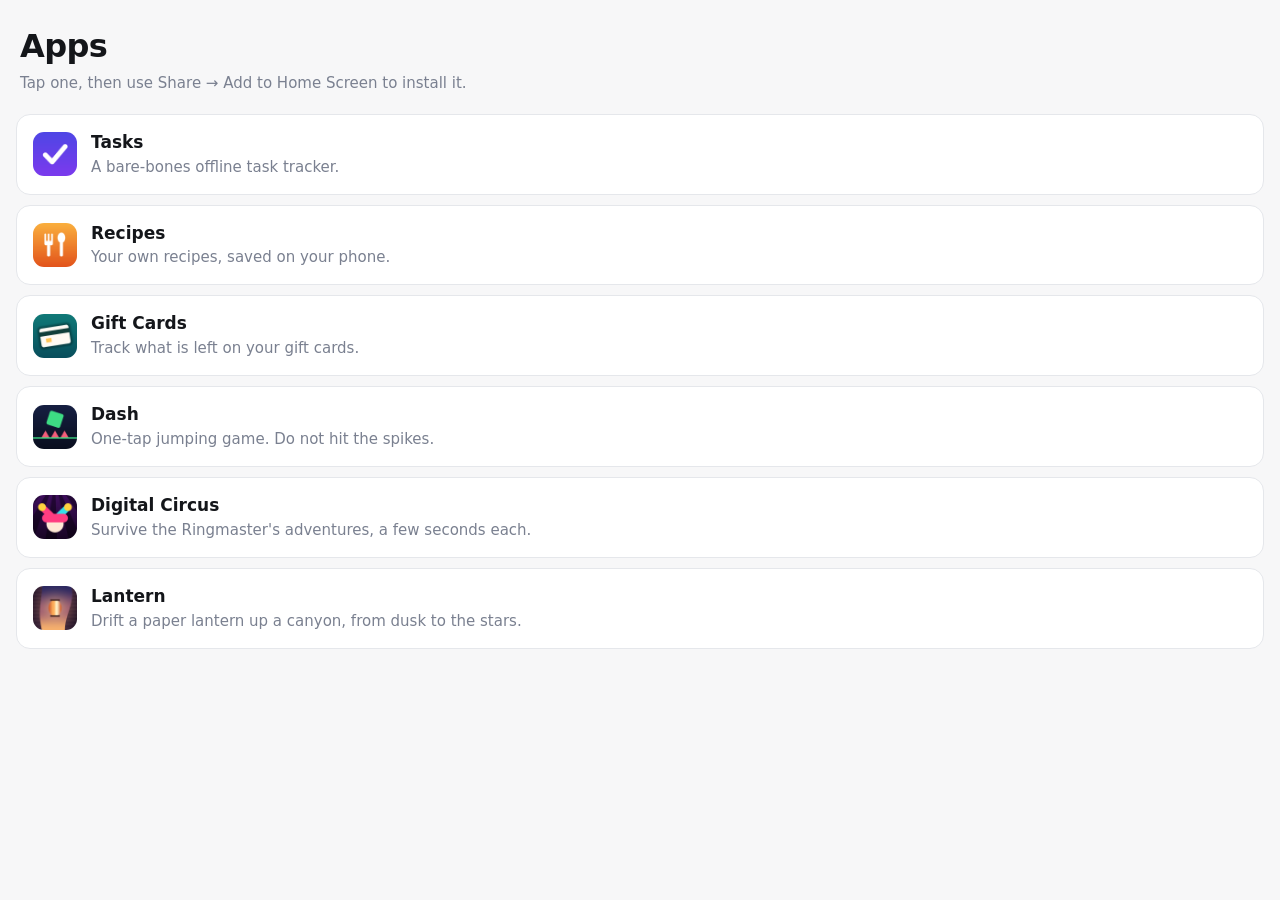
<file: index.html>
<!DOCTYPE html>
<html lang="en">
<head>
<meta charset="utf-8">
<meta name="viewport" content="width=device-width, initial-scale=1, viewport-fit=cover">
<title>Apps</title>
<meta name="description" content="Personal apps, hosted on GitHub Pages.">

<link rel="manifest" href="./manifest.webmanifest">
<meta name="theme-color" content="#f7f7f8" media="(prefers-color-scheme: light)">
<meta name="theme-color" content="#0f1115" media="(prefers-color-scheme: dark)">

<meta name="apple-mobile-web-app-capable" content="yes">
<meta name="mobile-web-app-capable" content="yes">
<meta name="apple-mobile-web-app-status-bar-style" content="default">
<meta name="apple-mobile-web-app-title" content="Apps">
<link rel="apple-touch-icon" href="./icons/icon-180.png">
<link rel="icon" href="./icons/icon-192.png">

<link rel="stylesheet" href="./styles.css">
</head>
<body>

<header class="header">
  <h1>Apps</h1>
  <p class="subtitle">Tap one, then use Share &rarr; Add to Home Screen to install it.</p>
</header>

<main>
  <ul class="grid" id="grid"></ul>
  <p class="empty" id="empty" hidden>Nothing here yet.</p>
</main>

<script src="./launcher.js"></script>
</body>
</html>
</file>
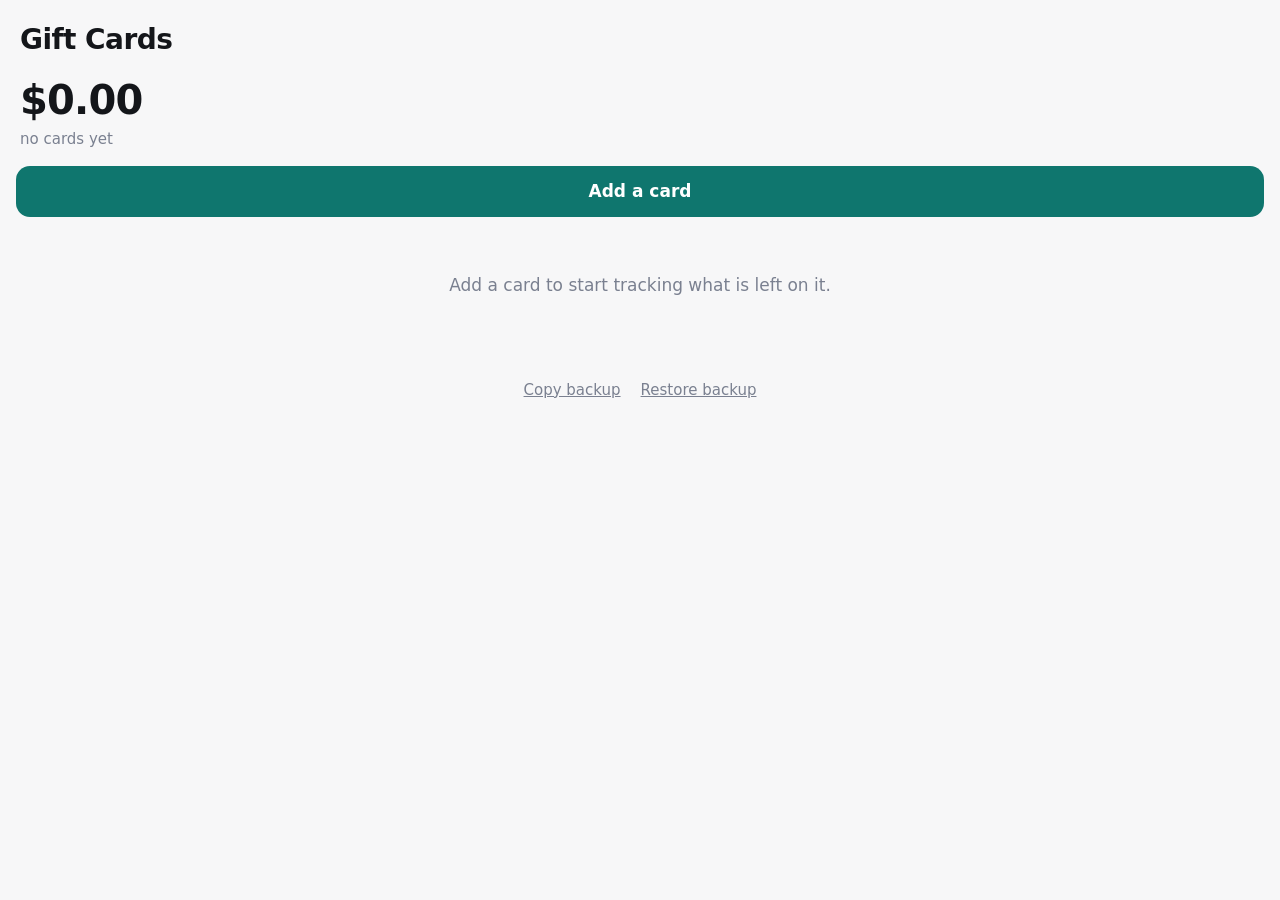
<file: cards/index.html>
<!DOCTYPE html>
<html lang="en">
<head>
<meta charset="utf-8">
<meta name="viewport" content="width=device-width, initial-scale=1, viewport-fit=cover">
<title>Gift Cards</title>
<meta name="description" content="Track what is left on your gift cards.">

<link rel="manifest" href="./manifest.webmanifest">
<meta name="theme-color" content="#f7f7f8" media="(prefers-color-scheme: light)">
<meta name="theme-color" content="#0f1115" media="(prefers-color-scheme: dark)">

<meta name="apple-mobile-web-app-capable" content="yes">
<meta name="mobile-web-app-capable" content="yes">
<meta name="apple-mobile-web-app-status-bar-style" content="default">
<meta name="apple-mobile-web-app-title" content="Cards">
<link rel="apple-touch-icon" href="./icons/icon-180.png">
<link rel="icon" href="./icons/icon-192.png">

<link rel="stylesheet" href="./styles.css">
</head>
<body>

<!-- ============ dashboard ============ -->
<section id="view-list" class="view">
  <header class="header">
    <h1>Gift Cards</h1>
    <p class="total" id="total">$0.00</p>
    <p class="subtitle" id="subtitle">left across 0 cards</p>
  </header>

  <div class="bar">
    <a class="btn btn-accent wide" href="#/new">Add a card</a>
  </div>

  <ul class="cards" id="cards"></ul>
  <p class="empty" id="list-empty" hidden></p>

  <footer class="footer">
    <button type="button" class="link" id="export">Copy backup</button>
    <button type="button" class="link" id="import">Restore backup</button>
  </footer>
</section>

<!-- ============ card detail ============ -->
<section id="view-detail" class="view" hidden>
  <nav class="navbar">
    <a class="link back" href="#/">&larr; Cards</a>
    <a class="link" id="detail-edit" href="#/">Edit</a>
  </nav>

  <article class="detail">
    <h1 id="detail-name"></h1>
    <p class="detail-note" id="detail-note" hidden></p>

    <p class="big" id="detail-balance"></p>
    <p class="muted" id="detail-of"></p>

    <div class="meter"><span class="meter-fill" id="detail-meter"></span></div>

    <a class="btn btn-accent wide spend-cta" id="detail-spend" href="#/">Spend from this card</a>

    <h2 id="history-heading">History</h2>
    <ul class="history" id="detail-history"></ul>
    <p class="muted" id="history-empty" hidden>Nothing spent yet.</p>

    <button type="button" class="btn btn-danger" id="detail-delete">Delete card</button>
  </article>
</section>

<!-- ============ spend ============ -->
<section id="view-spend" class="view" hidden>
  <nav class="navbar">
    <button type="button" class="link back" id="spend-cancel">Cancel</button>
    <span class="navtitle" id="spend-title">Spend</span>
    <button type="submit" form="spend-form" class="link strong">Save</button>
  </nav>

  <form class="form" id="spend-form" autocomplete="off">
    <p class="muted" id="spend-available"></p>

    <label class="field">
      <span class="label">Amount spent</span>
      <input id="s-amount" type="text" inputmode="decimal" placeholder="0.00" maxlength="12">
    </label>

    <button type="button" class="link left" id="spend-all">Use the whole balance</button>

    <label class="field">
      <span class="label">Note <em>optional</em></span>
      <input id="s-note" type="text" maxlength="60" placeholder="Coffee">
    </label>

    <p class="error" id="spend-error" hidden></p>
  </form>
</section>

<!-- ============ add / edit card ============ -->
<section id="view-edit" class="view" hidden>
  <nav class="navbar">
    <button type="button" class="link back" id="edit-cancel">Cancel</button>
    <span class="navtitle" id="edit-heading">New card</span>
    <button type="submit" form="card-form" class="link strong">Save</button>
  </nav>

  <form class="form" id="card-form" autocomplete="off">
    <label class="field">
      <span class="label">Where it&rsquo;s from</span>
      <input id="f-name" type="text" maxlength="60" required placeholder="Target">
    </label>

    <label class="field">
      <span class="label">Starting balance</span>
      <input id="f-initial" type="text" inputmode="decimal" placeholder="25.00" maxlength="12">
    </label>

    <label class="field">
      <span class="label">Note <em>optional</em></span>
      <input id="f-note" type="text" maxlength="60" placeholder="Last 4: 1234">
    </label>

    <p class="hint" id="edit-hint" hidden></p>
    <p class="error" id="form-error" hidden></p>
  </form>
</section>

<script src="./app.js"></script>
</body>
</html>
</file>
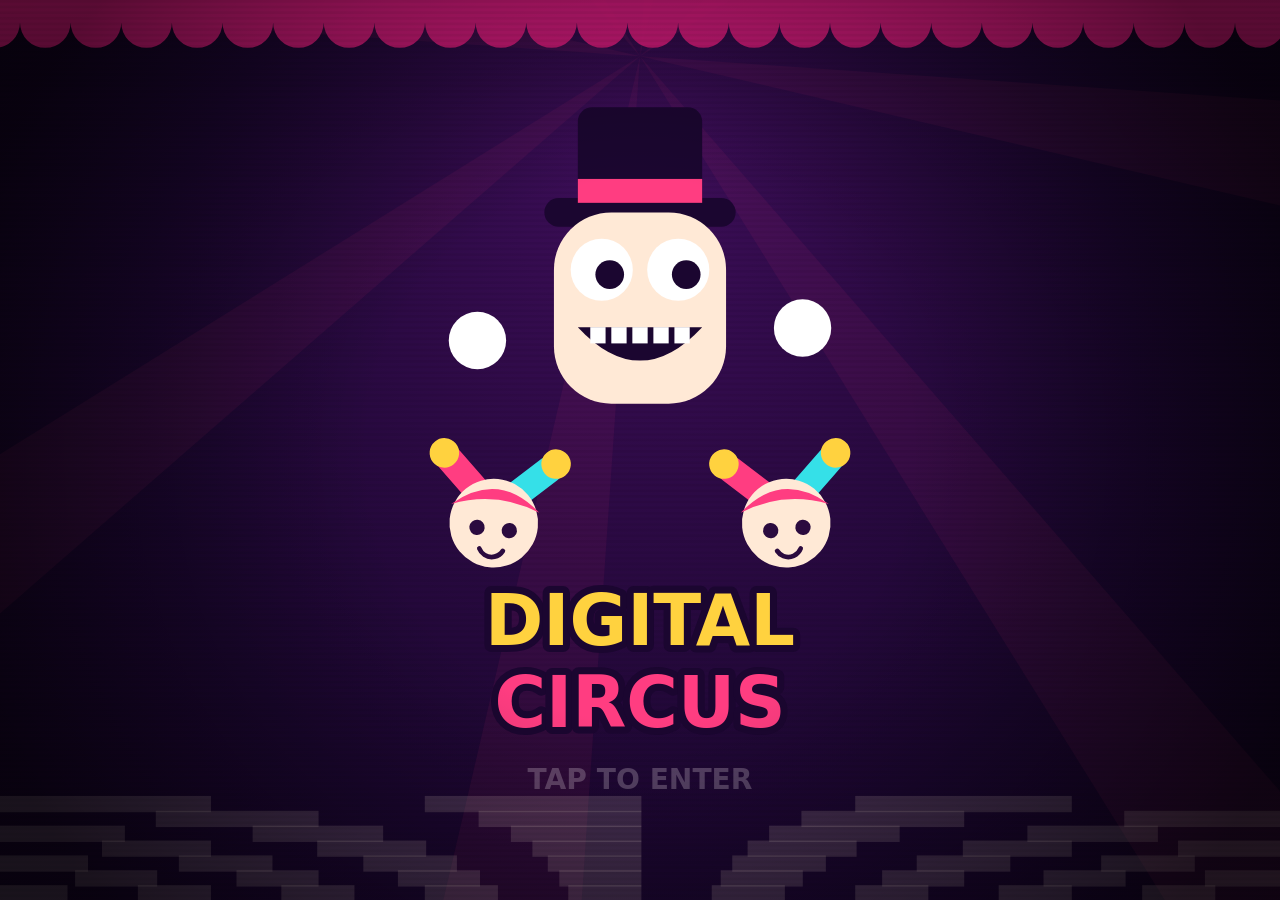
<file: circus/index.html>
<!DOCTYPE html>
<html lang="en">
<head>
<meta charset="utf-8">
<meta name="viewport" content="width=device-width, initial-scale=1, viewport-fit=cover, user-scalable=no">
<title>Digital Circus</title>
<meta name="description" content="The Ringmaster shouts an adventure. You have seconds to survive it.">

<link rel="manifest" href="./manifest.webmanifest">
<meta name="theme-color" content="#1b0630">

<meta name="apple-mobile-web-app-capable" content="yes">
<meta name="mobile-web-app-capable" content="yes">
<meta name="apple-mobile-web-app-status-bar-style" content="black-translucent">
<meta name="apple-mobile-web-app-title" content="Circus">
<link rel="apple-touch-icon" href="./icons/icon-180.png">
<link rel="icon" href="./icons/icon-192.png">

<link rel="stylesheet" href="./styles.css">
</head>
<body>
<div class="stage" id="stage">
  <canvas id="game"></canvas>
</div>
<script src="./app.js"></script>
</body>
</html>
</file>
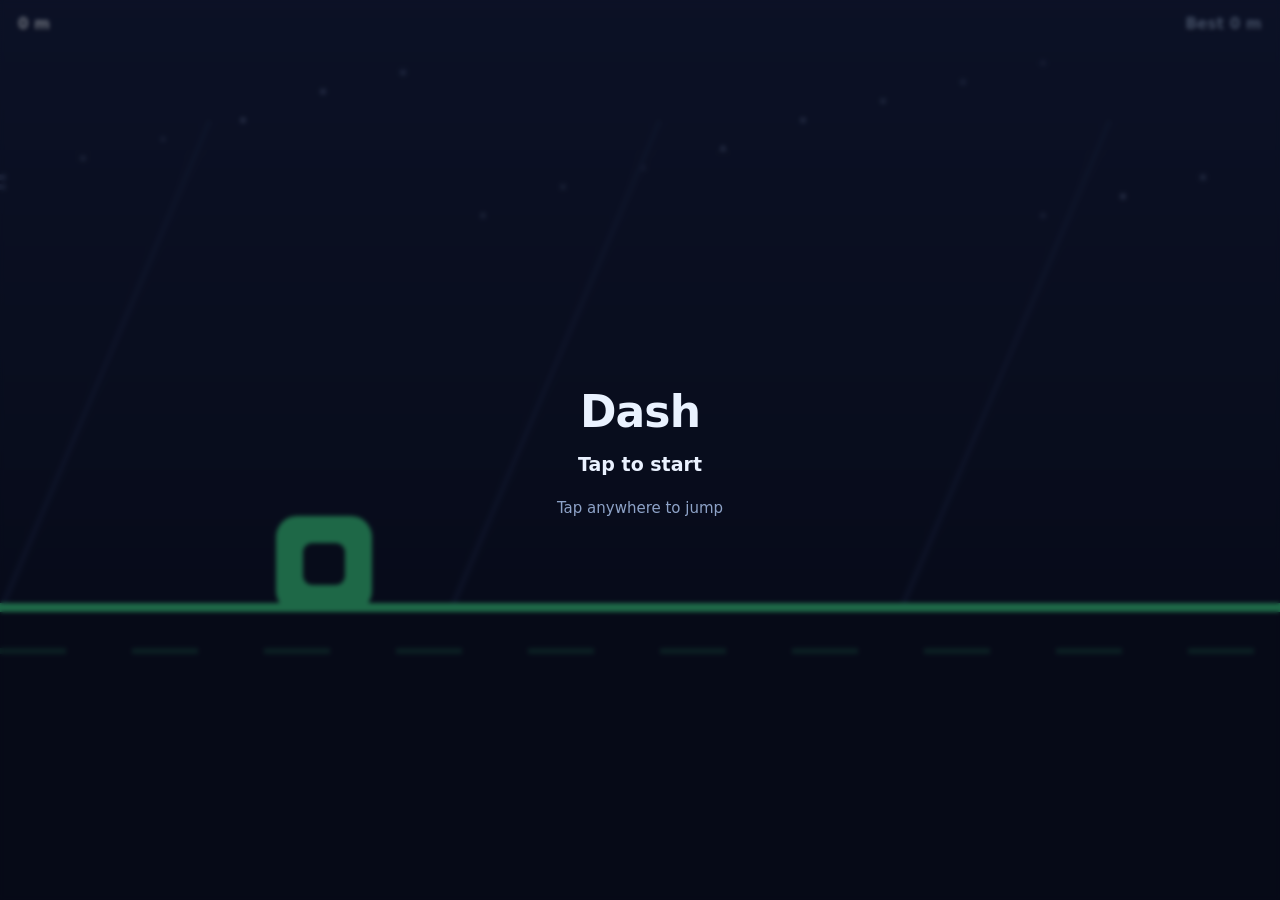
<file: dash/index.html>
<!DOCTYPE html>
<html lang="en">
<head>
<meta charset="utf-8">
<meta name="viewport" content="width=device-width, initial-scale=1, viewport-fit=cover, user-scalable=no">
<title>Dash</title>
<meta name="description" content="One-tap jumping game. Do not hit the spikes.">

<link rel="manifest" href="./manifest.webmanifest">
<meta name="theme-color" content="#0b1020">

<meta name="apple-mobile-web-app-capable" content="yes">
<meta name="mobile-web-app-capable" content="yes">
<meta name="apple-mobile-web-app-status-bar-style" content="black-translucent">
<meta name="apple-mobile-web-app-title" content="Dash">
<link rel="apple-touch-icon" href="./icons/icon-180.png">
<link rel="icon" href="./icons/icon-192.png">

<link rel="stylesheet" href="./styles.css">
</head>
<body>

<div class="stage" id="stage">
  <canvas id="game"></canvas>

  <div class="hud" id="hud">
    <span class="hud-item" id="hud-score">0 m</span>
    <span class="hud-item" id="hud-best">Best 0 m</span>
  </div>

  <div class="overlay" id="overlay">
    <p class="attempt" id="ov-attempt" hidden></p>
    <h1 class="ov-title" id="ov-title">Dash</h1>
    <p class="ov-sub" id="ov-sub">Tap to start</p>
    <p class="ov-hint" id="ov-hint">Tap anywhere to jump</p>
  </div>
</div>

<script src="./app.js"></script>
</body>
</html>
</file>
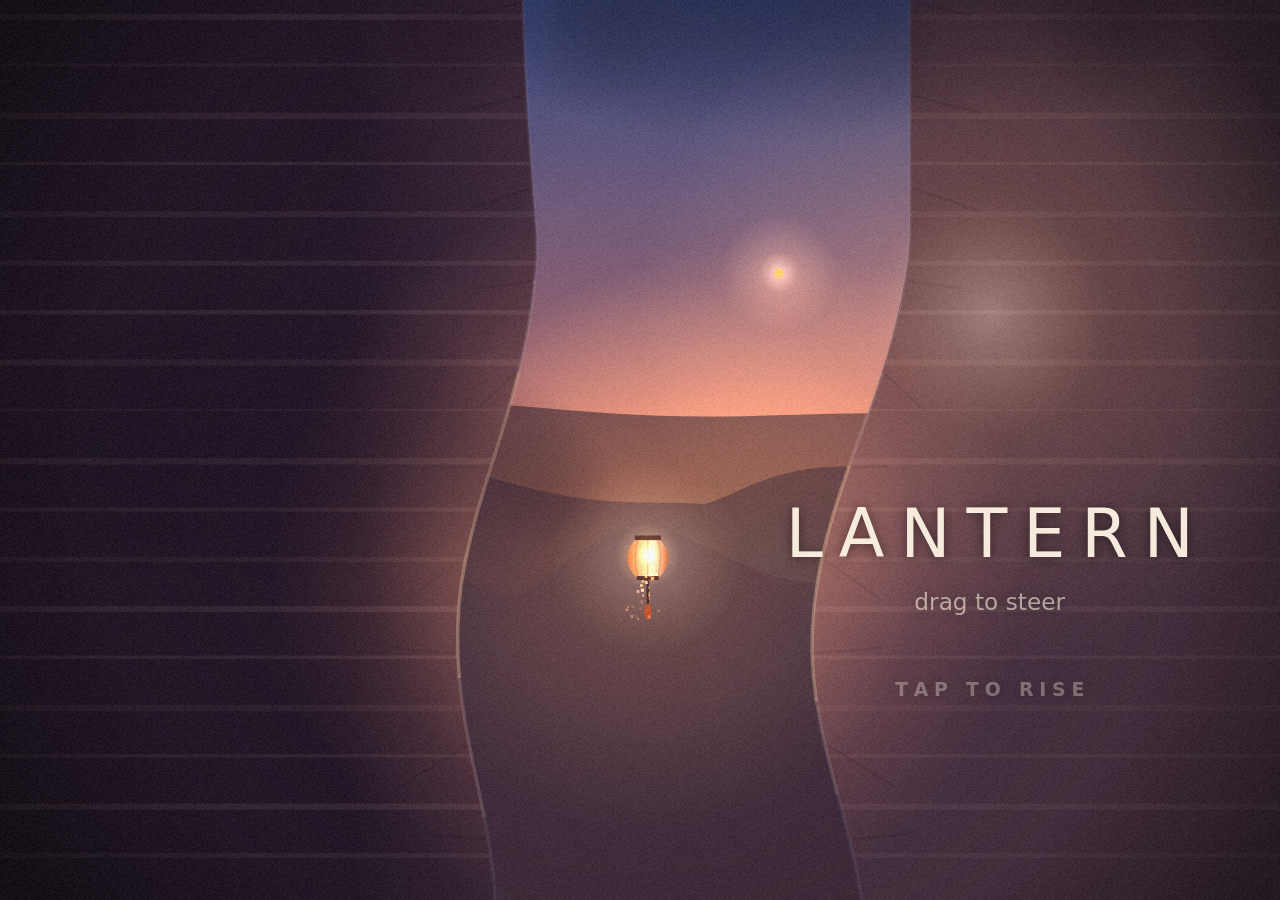
<file: lantern/index.html>
<!DOCTYPE html>
<html lang="en">
<head>
<meta charset="utf-8">
<meta name="viewport" content="width=device-width, initial-scale=1, viewport-fit=cover, user-scalable=no">
<title>Lantern</title>
<meta name="description" content="Steer a paper lantern up a wind-blown canyon, from dusk to the stars.">

<link rel="manifest" href="./manifest.webmanifest">
<meta name="theme-color" content="#1a1330">

<meta name="apple-mobile-web-app-capable" content="yes">
<meta name="mobile-web-app-capable" content="yes">
<meta name="apple-mobile-web-app-status-bar-style" content="black-translucent">
<meta name="apple-mobile-web-app-title" content="Lantern">
<link rel="apple-touch-icon" href="./icons/icon-180.png">
<link rel="icon" href="./icons/icon-192.png">

<link rel="stylesheet" href="./styles.css">
</head>
<body>
<div class="stage" id="stage">
  <canvas id="game"></canvas>
</div>
<script src="./app.js"></script>
</body>
</html>
</file>
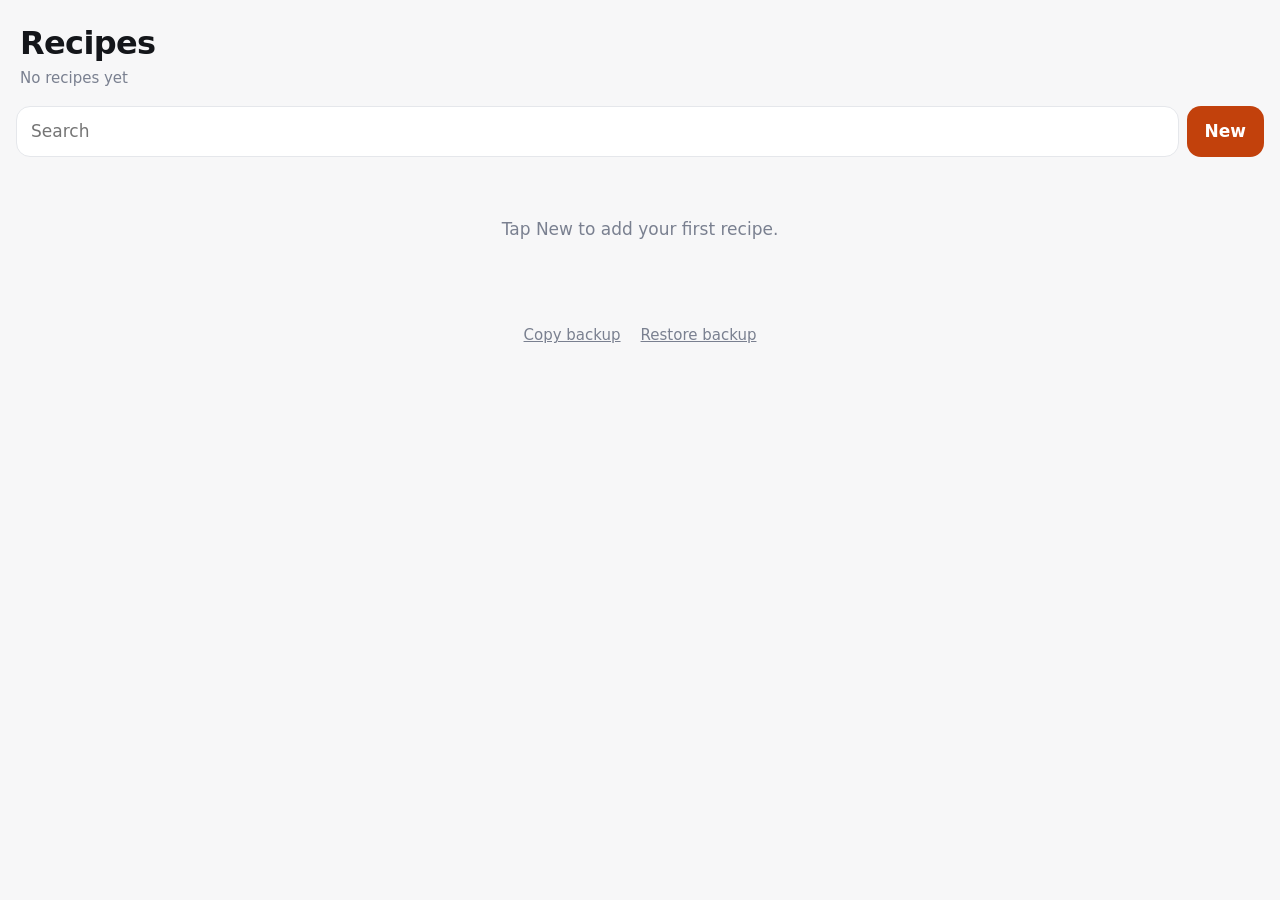
<file: recipes/index.html>
<!DOCTYPE html>
<html lang="en">
<head>
<meta charset="utf-8">
<meta name="viewport" content="width=device-width, initial-scale=1, viewport-fit=cover">
<title>Recipes</title>
<meta name="description" content="Your own recipes, saved on your phone.">

<link rel="manifest" href="./manifest.webmanifest">
<meta name="theme-color" content="#f7f7f8" media="(prefers-color-scheme: light)">
<meta name="theme-color" content="#0f1115" media="(prefers-color-scheme: dark)">

<meta name="apple-mobile-web-app-capable" content="yes">
<meta name="mobile-web-app-capable" content="yes">
<meta name="apple-mobile-web-app-status-bar-style" content="default">
<meta name="apple-mobile-web-app-title" content="Recipes">
<link rel="apple-touch-icon" href="./icons/icon-180.png">
<link rel="icon" href="./icons/icon-192.png">

<link rel="stylesheet" href="./styles.css">
</head>
<body>

<!-- ============ list ============ -->
<section id="view-list" class="view">
  <header class="header">
    <h1>Recipes</h1>
    <p class="subtitle" id="count">No recipes yet</p>
  </header>

  <div class="bar">
    <input
      id="search"
      class="search"
      type="search"
      placeholder="Search"
      aria-label="Search recipes"
      autocomplete="off"
      enterkeyhint="search">
    <a class="btn btn-accent" href="#/new" aria-label="New recipe">New</a>
  </div>

  <ul class="cards" id="cards"></ul>
  <p class="empty" id="list-empty" hidden></p>

  <footer class="footer">
    <button type="button" class="link" id="export">Copy backup</button>
    <button type="button" class="link" id="import">Restore backup</button>
  </footer>
</section>

<!-- ============ detail ============ -->
<section id="view-detail" class="view" hidden>
  <nav class="navbar">
    <a class="link back" href="#/">&larr; Recipes</a>
    <a class="link" id="detail-edit" href="#/">Edit</a>
  </nav>

  <article class="detail">
    <h1 id="detail-title"></h1>
    <p class="meta" id="detail-meta" hidden></p>

    <section id="detail-ing-wrap">
      <h2>Ingredients</h2>
      <ul class="ingredients" id="detail-ingredients"></ul>
    </section>

    <section id="detail-steps-wrap">
      <h2>Steps</h2>
      <ol class="steps" id="detail-steps"></ol>
    </section>

    <button type="button" class="btn btn-danger" id="detail-delete">Delete recipe</button>
  </article>
</section>

<!-- ============ editor ============ -->
<section id="view-edit" class="view" hidden>
  <nav class="navbar">
    <button type="button" class="link back" id="edit-cancel">Cancel</button>
    <span class="navtitle" id="edit-heading">New recipe</span>
    <button type="submit" form="form" class="link strong">Save</button>
  </nav>

  <form class="form" id="form" autocomplete="off">
    <label class="field">
      <span class="label">Title</span>
      <input id="f-title" type="text" maxlength="120" required placeholder="Banana bread">
    </label>

    <div class="row">
      <label class="field">
        <span class="label">Serves</span>
        <input id="f-servings" type="text" maxlength="20" placeholder="4">
      </label>
      <label class="field">
        <span class="label">Time</span>
        <input id="f-time" type="text" maxlength="20" placeholder="45 min">
      </label>
    </div>

    <label class="field">
      <span class="label">Ingredients <em>one per line</em></span>
      <textarea id="f-ingredients" rows="7" placeholder="2 ripe bananas&#10;150g flour&#10;1 tsp baking soda"></textarea>
    </label>

    <label class="field">
      <span class="label">Steps <em>one per line</em></span>
      <textarea id="f-steps" rows="8" placeholder="Heat oven to 180C.&#10;Mash the bananas.&#10;Mix everything and bake 45 min."></textarea>
    </label>

    <p class="error" id="form-error" hidden></p>
  </form>
</section>

<script src="./app.js"></script>
</body>
</html>
</file>
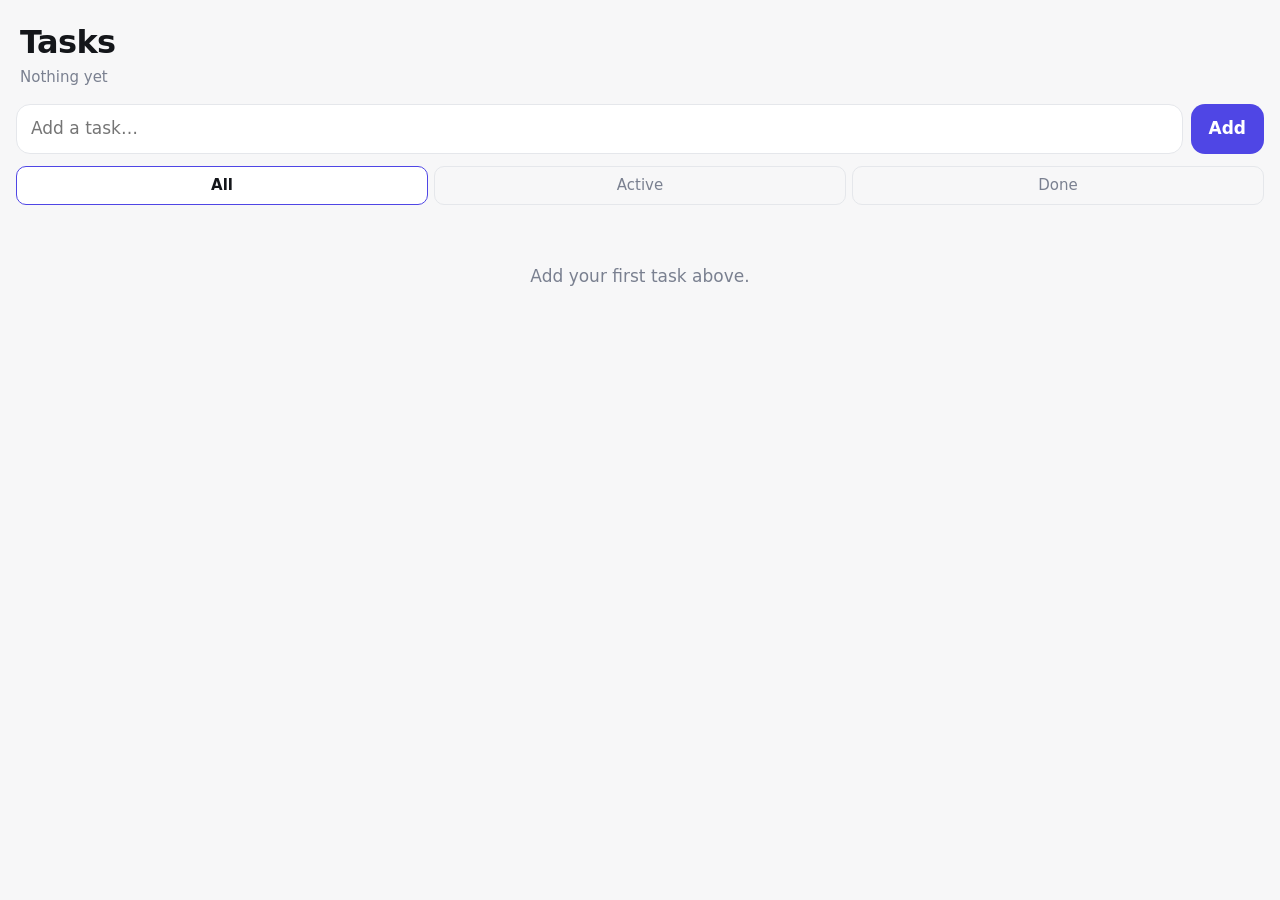
<file: tasks/index.html>
<!DOCTYPE html>
<html lang="en">
<head>
<meta charset="utf-8">
<meta name="viewport" content="width=device-width, initial-scale=1, viewport-fit=cover">
<title>Tasks</title>
<meta name="description" content="A bare-bones offline task tracker.">

<!-- PWA -->
<link rel="manifest" href="./manifest.webmanifest">
<meta name="theme-color" content="#f7f7f8" media="(prefers-color-scheme: light)">
<meta name="theme-color" content="#0f1115" media="(prefers-color-scheme: dark)">

<!-- iOS home-screen app -->
<meta name="apple-mobile-web-app-capable" content="yes">
<meta name="mobile-web-app-capable" content="yes">
<meta name="apple-mobile-web-app-status-bar-style" content="default">
<meta name="apple-mobile-web-app-title" content="Tasks">
<link rel="apple-touch-icon" href="./icons/icon-180.png">
<link rel="icon" href="./icons/icon-192.png">

<link rel="stylesheet" href="./styles.css">
</head>
<body>

<header class="header">
  <h1>Tasks</h1>
  <p class="subtitle" id="subtitle">Nothing yet</p>
</header>

<form class="composer" id="composer" autocomplete="off">
  <input
    id="input"
    class="composer-input"
    type="text"
    placeholder="Add a task…"
    aria-label="New task"
    enterkeyhint="done"
    maxlength="200">
  <button class="composer-add" type="submit" aria-label="Add task">Add</button>
</form>

<nav class="filters" id="filters" role="tablist" aria-label="Filter tasks">
  <button role="tab" class="filter" data-filter="all" aria-selected="true">All</button>
  <button role="tab" class="filter" data-filter="active" aria-selected="false">Active</button>
  <button role="tab" class="filter" data-filter="done" aria-selected="false">Done</button>
</nav>

<main>
  <ul class="list" id="list"></ul>
  <p class="empty" id="empty" hidden></p>
</main>

<footer class="footer">
  <button class="clear" id="clear" type="button" hidden>Clear completed</button>
</footer>

<script src="./app.js"></script>
</body>
</html>
</file>
<file: styles.css>
:root {
  --bg: #f7f7f8;
  --surface: #ffffff;
  --text: #14161a;
  --muted: #7a8090;
  --line: #e5e7eb;
  --accent: #4f46e5;
  --radius: 14px;
}

@media (prefers-color-scheme: dark) {
  :root {
    --bg: #0f1115;
    --surface: #181b21;
    --text: #eceef2;
    --muted: #8b91a0;
    --line: #272b33;
    --accent: #8b85ff;
  }
}

* { box-sizing: border-box; }

html {
  -webkit-text-size-adjust: 100%;
  background: var(--bg);
}

body {
  margin: 0;
  padding:
    env(safe-area-inset-top)
    env(safe-area-inset-right)
    env(safe-area-inset-bottom)
    env(safe-area-inset-left);
  background: var(--bg);
  color: var(--text);
  font: 400 17px/1.4 -apple-system, BlinkMacSystemFont, "Segoe UI", system-ui, sans-serif;
  overscroll-behavior-y: contain;
  -webkit-tap-highlight-color: transparent;
}

.header {
  padding: 24px 20px 12px;
}

.header h1 {
  margin: 0;
  font-size: 32px;
  font-weight: 700;
  letter-spacing: -0.02em;
}

.subtitle {
  margin: 4px 0 0;
  color: var(--muted);
  font-size: 15px;
}

.grid {
  list-style: none;
  margin: 0;
  padding: 8px 16px 32px;
  display: flex;
  flex-direction: column;
  gap: 10px;
}

.card {
  display: flex;
  align-items: center;
  gap: 14px;
  padding: 16px;
  background: var(--surface);
  border: 1px solid var(--line);
  border-radius: var(--radius);
  text-decoration: none;
  color: inherit;
}

.card:active { opacity: 0.7; }

.badge {
  flex: none;
  width: 44px;
  height: 44px;
  /* Matches the rounded-square mask iOS applies to home-screen icons. */
  border-radius: 11px;
  object-fit: cover;
}

.badge-fallback {
  display: grid;
  place-items: center;
  background: var(--accent);
  color: #fff;
  font-size: 22px;
  line-height: 1;
}

.card-text {
  display: flex;
  flex-direction: column;
  gap: 2px;
  min-width: 0;
}

.card-name {
  font-weight: 600;
  overflow-wrap: anywhere;
}

.card-desc {
  color: var(--muted);
  font-size: 15px;
  overflow-wrap: anywhere;
}

.empty {
  margin: 48px 20px;
  text-align: center;
  color: var(--muted);
}
</file>
<file: cards/styles.css>
:root {
  --bg: #f7f7f8;
  --surface: #ffffff;
  --text: #14161a;
  --muted: #7a8090;
  --line: #e5e7eb;
  --accent: #0f766e;
  --accent-ink: #ffffff;
  --accent-soft: #d6f2ee;
  --danger: #d64545;
  --radius: 14px;
}

@media (prefers-color-scheme: dark) {
  :root {
    --bg: #0f1115;
    --surface: #181b21;
    --text: #eceef2;
    --muted: #8b91a0;
    --line: #272b33;
    --accent: #2dd4bf;
    --accent-ink: #05201d;
    --accent-soft: #123531;
    --danger: #ff6b6b;
  }
}

* { box-sizing: border-box; }

/* The `hidden` attribute is only a UA rule of `display: none`, so any class
   that sets its own display — .btn is inline-flex — silently outranks it and
   the element stays on screen. */
[hidden] { display: none !important; }

html {
  -webkit-text-size-adjust: 100%;
  background: var(--bg);
}

body {
  margin: 0;
  padding:
    env(safe-area-inset-top)
    env(safe-area-inset-right)
    env(safe-area-inset-bottom)
    env(safe-area-inset-left);
  background: var(--bg);
  color: var(--text);
  font: 400 17px/1.45 -apple-system, BlinkMacSystemFont, "Segoe UI", system-ui, sans-serif;
  overscroll-behavior-y: contain;
  -webkit-tap-highlight-color: transparent;
}

button, input {
  font: inherit;
  color: inherit;
}

h1 { letter-spacing: -0.02em; }

/* Balances line up when the digits are the same width. */
.money { font-variant-numeric: tabular-nums; }

/* ---------- chrome ---------- */

.header { padding: 20px 20px 4px; }

.header h1 {
  margin: 0;
  font-size: 28px;
  font-weight: 700;
}

.total {
  margin: 10px 0 0;
  font-size: 40px;
  font-weight: 700;
  letter-spacing: -0.02em;
  font-variant-numeric: tabular-nums;
}

.subtitle {
  margin: 0;
  color: var(--muted);
  font-size: 15px;
}

.navbar {
  position: sticky;
  top: 0;
  z-index: 2;
  display: flex;
  align-items: center;
  justify-content: space-between;
  gap: 12px;
  padding: 10px 12px;
  background: var(--bg);
  border-bottom: 1px solid var(--line);
}

.navtitle {
  font-size: 15px;
  font-weight: 600;
  color: var(--muted);
}

.link {
  padding: 8px 6px;
  border: none;
  background: none;
  color: var(--accent);
  font-size: 17px;
  text-decoration: none;
  cursor: pointer;
}

.link.strong { font-weight: 700; }
.link.left { align-self: flex-start; padding-left: 0; }
.link:active { opacity: 0.6; }

.btn {
  display: inline-flex;
  align-items: center;
  justify-content: center;
  padding: 13px 18px;
  border: none;
  border-radius: var(--radius);
  font-weight: 600;
  text-decoration: none;
  cursor: pointer;
}

.btn.wide { width: 100%; }

.btn-accent {
  background: var(--accent);
  color: var(--accent-ink);
}

.btn-danger {
  width: 100%;
  margin-top: 34px;
  background: none;
  border: 1px solid var(--line);
  color: var(--danger);
}

.btn:active { opacity: 0.75; }

.bar { padding: 12px 16px; }

/* ---------- dashboard ---------- */

.cards {
  list-style: none;
  margin: 0;
  padding: 0 16px;
  display: flex;
  flex-direction: column;
  gap: 10px;
}

.card {
  display: block;
  padding: 14px 16px;
  background: var(--surface);
  border: 1px solid var(--line);
  border-radius: var(--radius);
  text-decoration: none;
  color: inherit;
}

.card:active { opacity: 0.7; }

.card.spent { opacity: 0.55; }

.card-top {
  display: flex;
  align-items: baseline;
  justify-content: space-between;
  gap: 12px;
}

.card-name {
  font-weight: 600;
  overflow-wrap: anywhere;
}

.card-balance {
  flex: none;
  font-size: 21px;
  font-weight: 700;
  font-variant-numeric: tabular-nums;
}

.card-sub {
  margin-top: 2px;
  color: var(--muted);
  font-size: 14px;
  overflow-wrap: anywhere;
}

.meter {
  margin-top: 10px;
  height: 7px;
  border-radius: 4px;
  background: var(--accent-soft);
  overflow: hidden;
}

.meter-fill {
  display: block;
  height: 100%;
  background: var(--accent);
  border-radius: 4px;
}

.card-actions {
  display: flex;
  justify-content: flex-end;
  margin-top: 10px;
}

.spend-btn {
  padding: 9px 16px;
  border: 1px solid var(--accent);
  border-radius: 10px;
  background: none;
  color: var(--accent);
  font-size: 15px;
  font-weight: 600;
  text-decoration: none;
  cursor: pointer;
}

.spend-btn:active { opacity: 0.6; }

.pill {
  flex: none;
  padding: 3px 9px;
  border-radius: 999px;
  background: var(--line);
  color: var(--muted);
  font-size: 12px;
  font-weight: 700;
  letter-spacing: 0.05em;
  text-transform: uppercase;
}

.empty {
  margin: 44px 20px;
  text-align: center;
  color: var(--muted);
}

.footer {
  display: flex;
  justify-content: center;
  gap: 8px;
  padding: 30px 16px 40px;
}

.footer .link {
  color: var(--muted);
  font-size: 15px;
  text-decoration: underline;
}

/* ---------- detail ---------- */

.detail { padding: 18px 20px 44px; }

.detail h1 {
  margin: 6px 0 0;
  font-size: 26px;
  font-weight: 700;
  overflow-wrap: anywhere;
}

.detail-note {
  margin: 4px 0 0;
  color: var(--muted);
  font-size: 15px;
  overflow-wrap: anywhere;
}

.big {
  margin: 16px 0 0;
  font-size: 46px;
  font-weight: 700;
  letter-spacing: -0.02em;
  font-variant-numeric: tabular-nums;
}

.muted {
  margin: 2px 0 0;
  color: var(--muted);
  font-size: 15px;
}

.detail .meter { margin-top: 16px; }

.spend-cta { margin-top: 22px; }

.detail h2 {
  margin: 32px 0 10px;
  font-size: 13px;
  font-weight: 700;
  text-transform: uppercase;
  letter-spacing: 0.07em;
  color: var(--muted);
}

.history {
  list-style: none;
  margin: 0;
  padding: 0;
  display: flex;
  flex-direction: column;
  gap: 8px;
}

.history li {
  display: flex;
  align-items: center;
  gap: 12px;
  padding: 11px 8px 11px 14px;
  background: var(--surface);
  border: 1px solid var(--line);
  border-radius: 12px;
}

.entry-main { flex: 1; min-width: 0; }

.entry-amount {
  font-weight: 600;
  font-variant-numeric: tabular-nums;
}

.entry-when {
  margin-top: 1px;
  color: var(--muted);
  font-size: 14px;
  overflow-wrap: anywhere;
}

.undo {
  flex: none;
  width: 40px;
  height: 40px;
  border: none;
  background: none;
  color: var(--muted);
  font-size: 24px;
  line-height: 1;
  border-radius: 10px;
  cursor: pointer;
}

.undo:active { color: var(--danger); }

/* ---------- forms ---------- */

.form {
  padding: 18px 16px;
  display: flex;
  flex-direction: column;
  gap: 16px;
}

.field {
  display: flex;
  flex-direction: column;
  gap: 6px;
}

.label {
  font-size: 13px;
  font-weight: 700;
  text-transform: uppercase;
  letter-spacing: 0.06em;
  color: var(--muted);
}

.label em {
  font-style: normal;
  font-weight: 400;
  text-transform: none;
  letter-spacing: 0;
}

.field input {
  /* 16px minimum stops iOS from zooming the page on focus */
  font-size: 17px;
  padding: 12px 14px;
  border: 1px solid var(--line);
  border-radius: var(--radius);
  background: var(--surface);
  -webkit-appearance: none;
  appearance: none;
}

#s-amount, #f-initial {
  font-size: 30px;
  font-weight: 700;
  font-variant-numeric: tabular-nums;
}

.field input:focus {
  outline: none;
  border-color: var(--accent);
}

.hint, .error {
  margin: 0;
  font-size: 15px;
}

.hint { color: var(--muted); }
.error { color: var(--danger); }
</file>
<file: circus/styles.css>
* { box-sizing: border-box; }

html, body {
  margin: 0;
  padding: 0;
  height: 100%;
  overflow: hidden;
  background: #12041f;
  -webkit-text-size-adjust: 100%;
}

body {
  /* A game surface should never pan, bounce, select, or double-tap-zoom. */
  touch-action: none;
  overscroll-behavior: none;
  -webkit-user-select: none;
  user-select: none;
  -webkit-tap-highlight-color: transparent;
  -webkit-touch-callout: none;
}

.stage {
  position: fixed;
  inset: 0;
  /* Keep the play field clear of the notch and the home indicator. */
  padding:
    env(safe-area-inset-top)
    env(safe-area-inset-right)
    env(safe-area-inset-bottom)
    env(safe-area-inset-left);
}

canvas {
  display: block;
  width: 100%;
  height: 100%;
}
</file>
<file: dash/styles.css>
:root {
  --ink: #eaf2ff;
  --muted: #8ea3c8;
  --accent: #3ddc84;
}

* { box-sizing: border-box; }

html, body {
  margin: 0;
  padding: 0;
  height: 100%;
  overflow: hidden;
  background: #0b1020;
  -webkit-text-size-adjust: 100%;
}

body {
  color: var(--ink);
  font: 400 17px/1.4 -apple-system, BlinkMacSystemFont, "Segoe UI", system-ui, sans-serif;
  /* A game surface should never pan, bounce, select, or double-tap-zoom. */
  touch-action: none;
  overscroll-behavior: none;
  -webkit-user-select: none;
  user-select: none;
  -webkit-tap-highlight-color: transparent;
  -webkit-touch-callout: none;
}

.stage {
  position: fixed;
  inset: 0;
  /* Keep play area and UI clear of the notch and the home indicator. */
  padding:
    env(safe-area-inset-top)
    env(safe-area-inset-right)
    env(safe-area-inset-bottom)
    env(safe-area-inset-left);
}

canvas {
  display: block;
  width: 100%;
  height: 100%;
}

/* ---------- hud ---------- */

.hud {
  position: absolute;
  top: env(safe-area-inset-top);
  left: env(safe-area-inset-left);
  right: env(safe-area-inset-right);
  display: flex;
  justify-content: space-between;
  padding: 14px 18px;
  font-size: 15px;
  font-weight: 700;
  font-variant-numeric: tabular-nums;
  letter-spacing: 0.02em;
  pointer-events: none;
}

.hud-item {
  color: var(--muted);
  text-shadow: 0 1px 3px rgba(0, 0, 0, 0.6);
}

#hud-score { color: var(--ink); }

/* ---------- overlay ---------- */

.overlay {
  position: absolute;
  inset: 0;
  display: flex;
  flex-direction: column;
  align-items: center;
  justify-content: center;
  gap: 6px;
  padding: 24px;
  text-align: center;
  background: rgba(6, 10, 22, 0.55);
  -webkit-backdrop-filter: blur(2px);
  backdrop-filter: blur(2px);
  pointer-events: none;
}

.overlay[hidden] { display: none; }

.attempt {
  margin: 0;
  color: var(--muted);
  font-size: 15px;
  font-weight: 700;
  letter-spacing: 0.14em;
  text-transform: uppercase;
}

.ov-title {
  margin: 0;
  font-size: 44px;
  font-weight: 800;
  letter-spacing: -0.02em;
}

.ov-title.small { font-size: 34px; }

.ov-sub {
  margin: 2px 0 0;
  font-size: 19px;
  font-weight: 600;
  font-variant-numeric: tabular-nums;
}

.ov-sub.best { color: var(--accent); }

.ov-hint {
  margin: 14px 0 0;
  color: var(--muted);
  font-size: 15px;
}
</file>
<file: lantern/styles.css>
* { box-sizing: border-box; }

html, body {
  margin: 0;
  padding: 0;
  height: 100%;
  overflow: hidden;
  background: #100b1e;
  -webkit-text-size-adjust: 100%;
}

body {
  /* A game surface should never pan, bounce, select, or double-tap-zoom. */
  touch-action: none;
  overscroll-behavior: none;
  -webkit-user-select: none;
  user-select: none;
  -webkit-tap-highlight-color: transparent;
  -webkit-touch-callout: none;
}

.stage {
  position: fixed;
  inset: 0;
  /* Keep the play field clear of the notch and the home indicator. */
  padding:
    env(safe-area-inset-top)
    env(safe-area-inset-right)
    env(safe-area-inset-bottom)
    env(safe-area-inset-left);
}

canvas {
  display: block;
  width: 100%;
  height: 100%;
}
</file>
<file: recipes/styles.css>
:root {
  --bg: #f7f7f8;
  --surface: #ffffff;
  --text: #14161a;
  --muted: #7a8090;
  --line: #e5e7eb;
  --accent: #c2410c;
  --accent-ink: #ffffff;
  --danger: #d64545;
  --radius: 14px;
}

@media (prefers-color-scheme: dark) {
  :root {
    --bg: #0f1115;
    --surface: #181b21;
    --text: #eceef2;
    --muted: #8b91a0;
    --line: #272b33;
    --accent: #fb923c;
    --accent-ink: #1a1207;
    --danger: #ff6b6b;
  }
}

* { box-sizing: border-box; }

html {
  -webkit-text-size-adjust: 100%;
  background: var(--bg);
}

body {
  margin: 0;
  padding:
    env(safe-area-inset-top)
    env(safe-area-inset-right)
    env(safe-area-inset-bottom)
    env(safe-area-inset-left);
  background: var(--bg);
  color: var(--text);
  font: 400 17px/1.45 -apple-system, BlinkMacSystemFont, "Segoe UI", system-ui, sans-serif;
  overscroll-behavior-y: contain;
  -webkit-tap-highlight-color: transparent;
}

button, input, textarea {
  font: inherit;
  color: inherit;
}

h1 { letter-spacing: -0.02em; }

/* ---------- shared chrome ---------- */

.header { padding: 20px 20px 8px; }

.header h1 {
  margin: 0;
  font-size: 32px;
  font-weight: 700;
}

.subtitle {
  margin: 2px 0 0;
  color: var(--muted);
  font-size: 15px;
}

.navbar {
  position: sticky;
  top: 0;
  z-index: 2;
  display: flex;
  align-items: center;
  justify-content: space-between;
  gap: 12px;
  padding: 10px 12px;
  background: var(--bg);
  border-bottom: 1px solid var(--line);
}

.navtitle {
  font-size: 15px;
  font-weight: 600;
  color: var(--muted);
}

.link {
  padding: 8px 6px;
  border: none;
  background: none;
  color: var(--accent);
  font-size: 17px;
  text-decoration: none;
  cursor: pointer;
}

.link.strong { font-weight: 700; }
.link:active { opacity: 0.6; }

.btn {
  display: inline-flex;
  align-items: center;
  justify-content: center;
  padding: 12px 18px;
  border: none;
  border-radius: var(--radius);
  font-weight: 600;
  text-decoration: none;
  cursor: pointer;
}

.btn-accent {
  background: var(--accent);
  color: var(--accent-ink);
}

.btn-danger {
  width: 100%;
  margin-top: 32px;
  background: none;
  border: 1px solid var(--line);
  color: var(--danger);
}

.btn:active { opacity: 0.75; }

/* ---------- list ---------- */

.bar {
  display: flex;
  gap: 8px;
  padding: 8px 16px 12px;
  position: sticky;
  top: 0;
  z-index: 2;
  background: var(--bg);
}

.search {
  flex: 1;
  min-width: 0;
  font-size: 17px;
  padding: 12px 14px;
  border: 1px solid var(--line);
  border-radius: var(--radius);
  background: var(--surface);
  -webkit-appearance: none;
  appearance: none;
}

.search:focus {
  outline: none;
  border-color: var(--accent);
}

.cards {
  list-style: none;
  margin: 0;
  padding: 0 16px;
  display: flex;
  flex-direction: column;
  gap: 8px;
}

.card {
  display: block;
  padding: 14px 16px;
  background: var(--surface);
  border: 1px solid var(--line);
  border-radius: var(--radius);
  text-decoration: none;
  color: inherit;
}

.card:active { opacity: 0.7; }

.card-title {
  font-weight: 600;
  overflow-wrap: anywhere;
}

.card-meta {
  margin-top: 2px;
  color: var(--muted);
  font-size: 15px;
  overflow-wrap: anywhere;
}

.empty {
  margin: 48px 20px;
  text-align: center;
  color: var(--muted);
}

.footer {
  display: flex;
  justify-content: center;
  gap: 8px;
  padding: 28px 16px 36px;
}

.footer .link {
  color: var(--muted);
  font-size: 15px;
  text-decoration: underline;
}

/* ---------- detail ---------- */

.detail { padding: 16px 20px 40px; }

.detail h1 {
  margin: 8px 0 0;
  font-size: 28px;
  font-weight: 700;
  overflow-wrap: anywhere;
}

.meta {
  margin: 6px 0 0;
  color: var(--muted);
  font-size: 15px;
}

.detail h2 {
  margin: 28px 0 10px;
  font-size: 13px;
  font-weight: 700;
  text-transform: uppercase;
  letter-spacing: 0.07em;
  color: var(--muted);
}

.ingredients {
  list-style: none;
  margin: 0;
  padding: 0;
  display: flex;
  flex-direction: column;
  gap: 2px;
}

.ingredients li {
  padding: 10px 12px;
  background: var(--surface);
  border: 1px solid var(--line);
  border-radius: 10px;
  overflow-wrap: anywhere;
}

.steps {
  margin: 0;
  padding-left: 24px;
  display: flex;
  flex-direction: column;
  gap: 12px;
}

.steps li { overflow-wrap: anywhere; }

/* ---------- editor ---------- */

.form {
  padding: 16px;
  display: flex;
  flex-direction: column;
  gap: 16px;
}

.row {
  display: flex;
  gap: 12px;
}

.row .field { flex: 1; }

.field {
  display: flex;
  flex-direction: column;
  gap: 6px;
}

.label {
  font-size: 13px;
  font-weight: 700;
  text-transform: uppercase;
  letter-spacing: 0.06em;
  color: var(--muted);
}

.label em {
  font-style: normal;
  font-weight: 400;
  text-transform: none;
  letter-spacing: 0;
}

.field input,
.field textarea {
  /* 16px minimum stops iOS from zooming the page on focus */
  font-size: 17px;
  padding: 12px 14px;
  border: 1px solid var(--line);
  border-radius: var(--radius);
  background: var(--surface);
  -webkit-appearance: none;
  appearance: none;
  resize: vertical;
}

.field input:focus,
.field textarea:focus {
  outline: none;
  border-color: var(--accent);
}

.error {
  margin: 0;
  color: var(--danger);
  font-size: 15px;
}
</file>
<file: tasks/styles.css>
:root {
  --bg: #f7f7f8;
  --surface: #ffffff;
  --text: #14161a;
  --muted: #7a8090;
  --line: #e5e7eb;
  --accent: #4f46e5;
  --danger: #d64545;
  --radius: 14px;
}

@media (prefers-color-scheme: dark) {
  :root {
    --bg: #0f1115;
    --surface: #181b21;
    --text: #eceef2;
    --muted: #8b91a0;
    --line: #272b33;
    --accent: #8b85ff;
    --danger: #ff6b6b;
  }
}

* { box-sizing: border-box; }

html {
  -webkit-text-size-adjust: 100%;
  background: var(--bg);
}

body {
  margin: 0;
  padding:
    env(safe-area-inset-top)
    env(safe-area-inset-right)
    env(safe-area-inset-bottom)
    env(safe-area-inset-left);
  background: var(--bg);
  color: var(--text);
  font: 400 17px/1.4 -apple-system, BlinkMacSystemFont, "Segoe UI", system-ui, sans-serif;
  overscroll-behavior-y: contain;
  -webkit-tap-highlight-color: transparent;
}

button, input {
  font: inherit;
  color: inherit;
}

/* ---------- header ---------- */

.header {
  padding: 20px 20px 8px;
}

.header h1 {
  margin: 0;
  font-size: 32px;
  font-weight: 700;
  letter-spacing: -0.02em;
}

.subtitle {
  margin: 2px 0 0;
  color: var(--muted);
  font-size: 15px;
}

/* ---------- composer ---------- */

.composer {
  display: flex;
  gap: 8px;
  padding: 8px 16px 12px;
  position: sticky;
  top: 0;
  z-index: 2;
  background: var(--bg);
}

.composer-input {
  flex: 1;
  min-width: 0;
  /* 16px minimum stops iOS from zooming the page on focus */
  font-size: 17px;
  padding: 12px 14px;
  border: 1px solid var(--line);
  border-radius: var(--radius);
  background: var(--surface);
  -webkit-appearance: none;
  appearance: none;
}

.composer-input:focus {
  outline: none;
  border-color: var(--accent);
}

.composer-add {
  flex: none;
  padding: 12px 18px;
  border: none;
  border-radius: var(--radius);
  background: var(--accent);
  color: #fff;
  font-weight: 600;
  cursor: pointer;
}

.composer-add:active { opacity: 0.75; }

/* ---------- filters ---------- */

.filters {
  display: flex;
  gap: 6px;
  padding: 0 16px 12px;
}

.filter {
  flex: 1;
  padding: 8px 0;
  border: 1px solid var(--line);
  border-radius: 10px;
  background: transparent;
  color: var(--muted);
  font-size: 15px;
  cursor: pointer;
}

.filter[aria-selected="true"] {
  background: var(--surface);
  border-color: var(--accent);
  color: var(--text);
  font-weight: 600;
}

/* ---------- list ---------- */

.list {
  list-style: none;
  margin: 0;
  padding: 0 16px;
  display: flex;
  flex-direction: column;
  gap: 8px;
}

.item {
  display: flex;
  align-items: center;
  gap: 12px;
  padding: 12px 8px 12px 12px;
  background: var(--surface);
  border: 1px solid var(--line);
  border-radius: var(--radius);
}

/* Tapping anywhere on the label toggles done. */
.item-toggle {
  flex: 1;
  display: flex;
  align-items: center;
  gap: 12px;
  min-width: 0;
  padding: 0;
  border: none;
  background: none;
  text-align: left;
  cursor: pointer;
}

.box {
  flex: none;
  width: 24px;
  height: 24px;
  border: 2px solid var(--muted);
  border-radius: 50%;
  display: grid;
  place-items: center;
}

.box::after {
  content: "";
  width: 12px;
  height: 6px;
  border-left: 2.5px solid #fff;
  border-bottom: 2.5px solid #fff;
  transform: rotate(-45deg) translate(1px, -1px);
  opacity: 0;
}

.item.done .box {
  background: var(--accent);
  border-color: var(--accent);
}

.item.done .box::after { opacity: 1; }

.title {
  overflow-wrap: anywhere;
}

.item.done .title {
  color: var(--muted);
  text-decoration: line-through;
}

.delete {
  flex: none;
  width: 40px;
  height: 40px;
  border: none;
  background: none;
  color: var(--muted);
  font-size: 24px;
  line-height: 1;
  border-radius: 10px;
  cursor: pointer;
}

.delete:active { color: var(--danger); }

/* ---------- empty + footer ---------- */

.empty {
  margin: 48px 20px;
  text-align: center;
  color: var(--muted);
}

.footer {
  padding: 20px 16px 32px;
  text-align: center;
}

.clear {
  padding: 10px 16px;
  border: none;
  background: none;
  color: var(--muted);
  font-size: 15px;
  text-decoration: underline;
  cursor: pointer;
}
</file>
